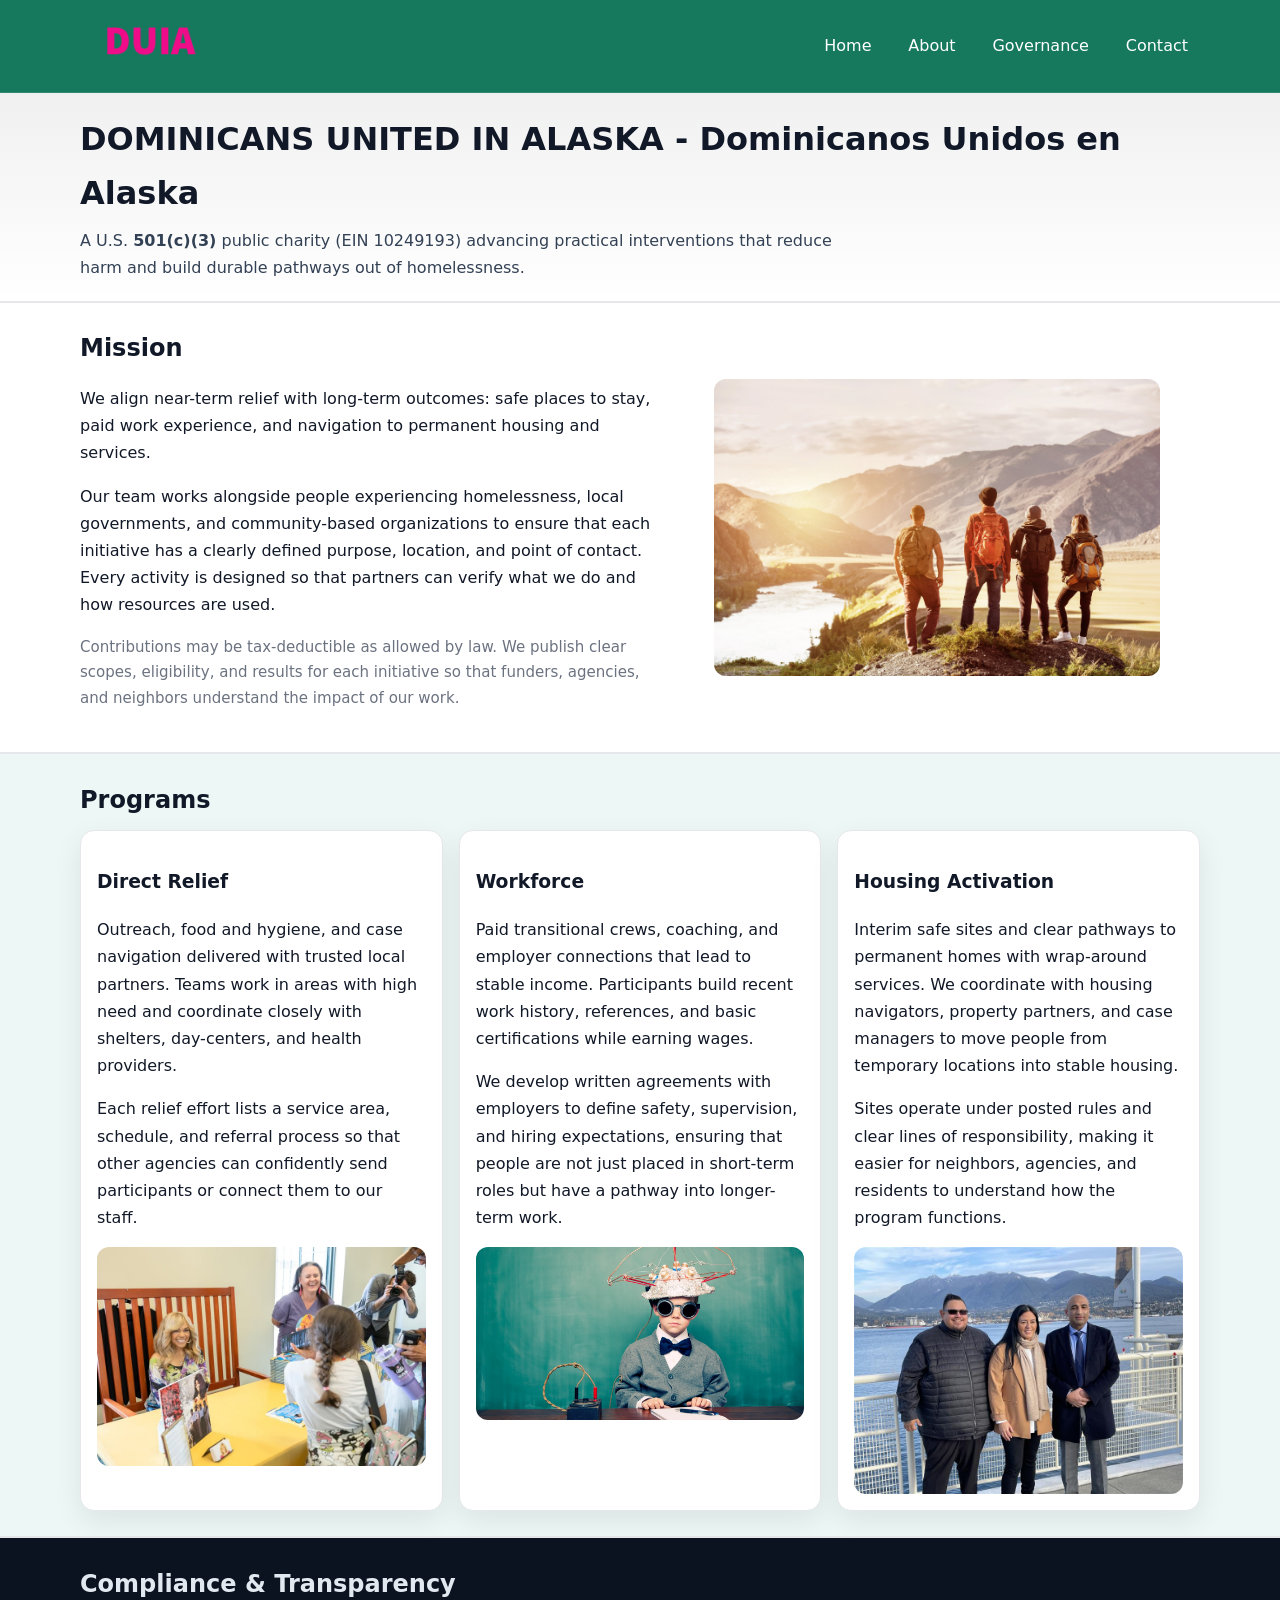
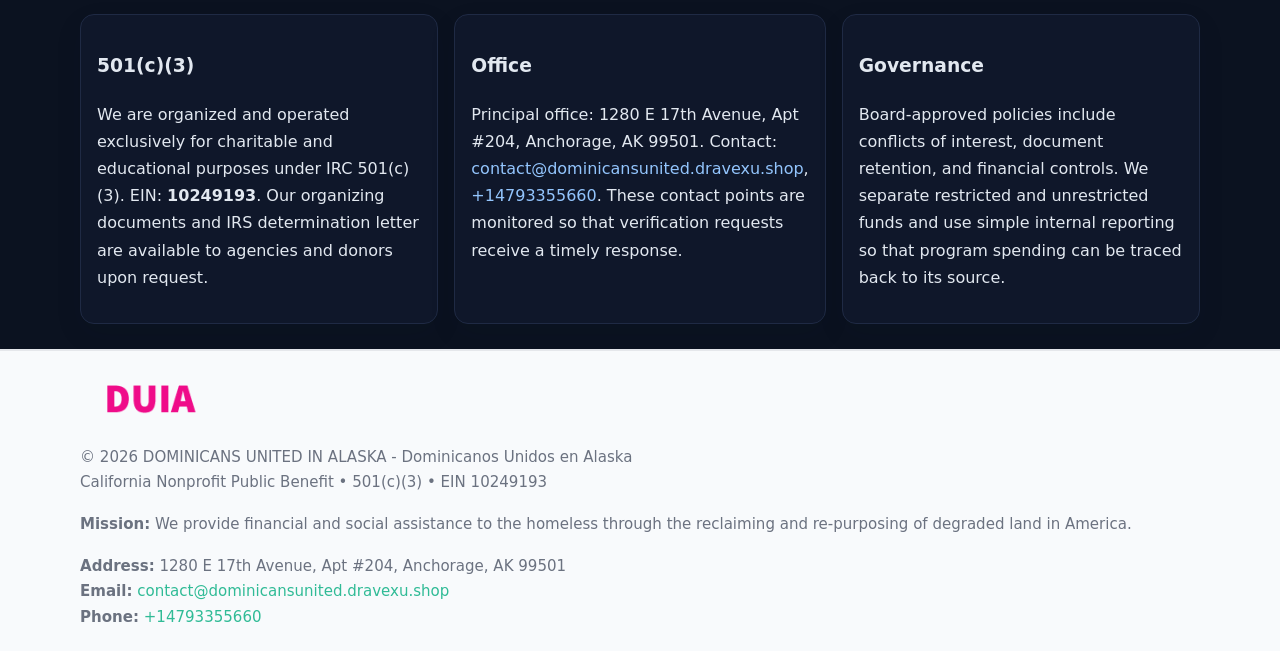
<file: index.html>
<!doctype html>
<html lang="en">
<head>
<meta charset="utf-8"/><meta name="viewport" content="width=device-width,initial-scale=1"/>
<title>DOMINICANS UNITED IN ALASKA - Dominicanos Unidos en Alaska – Nonprofit • 2025</title>
<link rel="stylesheet" href="assets/styles.css"/><link rel="icon" href="images/logo.png">
<meta name="data-ein" content="10249193"><meta name="data-name" content="DOMINICANS UNITED IN ALASKA - Dominicanos Unidos en Alaska">
<meta name="data-email" content="contact@dominicansunited.dravexu.shop"><meta name="data-phone" content="+14793355660">
<meta name="data-address" content="1280 E 17th Avenue, Apt #204,
Anchorage, AK 99501"><meta name="data-map" content="1280+E+17th+Avenue,+Apt+#204,+Anchorage,+AK+99501">
  <meta name="description" content="Dedicated to community services, education, and direct relief, DOMINICANS UNITED IN ALASKA - Dominicanos Unidos en Alaska collaborates with neighbors and partners to deliver practi.">
<meta name="facebook-domain-verification" content="t4ekk53goc5pv7su9rz3l6nygwpxnx" />
</head>
<body>
<div style="position:absolute;left:-9999px;top:-9999px;opacity:0" data-uniq="{{UNIQUE_BLOB}}">
  <span>Dedicated to community services, education, and direct relief, DOMINICANS UNITED IN ALASKA - Dominicanos Unidos en Alaska collaborates with neighbors and partners to deliver practical help and long-term impact.</span><svg width="12" height="12" viewBox="0 0 12 12" xmlns="http://www.w3.org/2000/svg"><circle cx="6" cy="6" r="5" fill="#2b6cb0"/></svg><img src="images/hero.jpg" width="1" height="1" alt="" loading="lazy"/>
</div>

<header>
  <div class="header-wrap">
    <a href="index.html"><img src="images/logo.png" alt="DOMINICANS UNITED IN ALASKA - Dominicanos Unidos en Alaska logo" style="width:140px"></a>
    <nav><a class="active" href="index.html">Home</a><a href="about.html">About</a><a href="governance.html">Governance</a><a href="contact.html">Contact</a></nav>
  </div>
</header>

<div class="tagline">
  <div class="container">
    <h1>DOMINICANS UNITED IN ALASKA - Dominicanos Unidos en Alaska</h1>
    <p class="c983baf13db">
      A U.S. <strong>501(c)(3)</strong> public charity (EIN 10249193) advancing practical interventions that
      reduce harm and build durable pathways out of homelessness.
    </p>
  </div>
</div>

<main>
  <section class="band">
    <div class="container c2b7fe77132">
      <div>
        <h2>Mission</h2>
        <p>We align near-term relief with long-term outcomes: safe places to stay, paid work experience, and navigation to permanent housing and services.</p>
        <p>Our team works alongside people experiencing homelessness, local governments, and community-based organizations to ensure that each initiative has a clearly defined purpose, location, and point of contact. Every activity is designed so that partners can verify what we do and how resources are used.</p>
        <p class="small">Contributions may be tax-deductible as allowed by law. We publish clear scopes, eligibility, and results for each initiative so that funders, agencies, and neighbors understand the impact of our work.</p>
      </div>
      <figure><img src="images/hero.jpg" alt="Mission in action"></figure>
    </div>
  </section>

  <section class="band soft">
    <div class="container">
      <h2>Programs</h2>
      <div class="cards">
        <article class="cba46c6aca6">
          <h3>Direct Relief</h3>
          <p>Outreach, food and hygiene, and case navigation delivered with trusted local partners. Teams work in areas with high need and coordinate closely with shelters, day-centers, and health providers.</p>
          <p>Each relief effort lists a service area, schedule, and referral process so that other agencies can confidently send participants or connect them to our staff.</p>
          <img src="images/relief.jpg" alt="Direct relief program">
        </article>
        <article class="cba46c6aca6">
          <h3>Workforce</h3>
          <p>Paid transitional crews, coaching, and employer connections that lead to stable income. Participants build recent work history, references, and basic certifications while earning wages.</p>
          <p>We develop written agreements with employers to define safety, supervision, and hiring expectations, ensuring that people are not just placed in short-term roles but have a pathway into longer-term work.</p>
          <img src="images/jobs.jpg" alt="Workforce and job preparation">
        </article>
        <article class="cba46c6aca6">
          <h3>Housing Activation</h3>
          <p>Interim safe sites and clear pathways to permanent homes with wrap-around services. We coordinate with housing navigators, property partners, and case managers to move people from temporary locations into stable housing.</p>
          <p>Sites operate under posted rules and clear lines of responsibility, making it easier for neighbors, agencies, and residents to understand how the program functions.</p>
          <img src="images/land.jpg" alt="Housing activation and safe sites">
        </article>
      </div>
    </div>
  </section>

  <section class="band dark">
    <div class="container">
      <h2>Compliance & Transparency</h2>
      <div class="cards">
        <div class="cba46c6aca6 dark">
          <h3>501(c)(3)</h3>
          <p>We are organized and operated exclusively for charitable and educational purposes under IRC 501(c)(3). EIN: <strong>10249193</strong>. Our organizing documents and IRS determination letter are available to agencies and donors upon request.</p>
        </div>
        <div class="cba46c6aca6 dark">
          <h3>Office</h3>
          <p>Principal office: 1280 E 17th Avenue, Apt #204,
Anchorage, AK 99501. Contact: <a href="mailto:contact@dominicansunited.dravexu.shop">contact@dominicansunited.dravexu.shop</a>, <a href="tel:+14793355660">+14793355660</a>. These contact points are monitored so that verification requests receive a timely response.</p>
        </div>
        <div class="cba46c6aca6 dark">
          <h3>Governance</h3>
          <p>Board-approved policies include conflicts of interest, document retention, and financial controls. We separate restricted and unrestricted funds and use simple internal reporting so that program spending can be traced back to its source.</p>
        </div>
      </div>
    </div>
  </section>

  <footer>
    <div class="container grid">
      <div><img src="images/logo.png" alt="" style="width:140px;margin-bottom:.6rem">
        <div class="small">© <span id="year"></span> DOMINICANS UNITED IN ALASKA - Dominicanos Unidos en Alaska</div>
        <div class="small">California Nonprofit Public Benefit • 501(c)(3) • EIN 10249193</div>
      </div>
      <div><div class="small"><strong>Mission:</strong> We provide financial and social assistance to the homeless through the reclaiming and re-purposing of degraded land in America.</div></div>
      <div><div class="small"><strong>Address:</strong> 1280 E 17th Avenue, Apt #204,
Anchorage, AK 99501<br><strong>Email:</strong> <a href="mailto:contact@dominicansunited.dravexu.shop">contact@dominicansunited.dravexu.shop</a><br><strong>Phone:</strong> <a href="tel:+14793355660">+14793355660</a></div></div>
    </div>
  </footer>
</main>

<!-- color/skin -->
<script>(function(){function g(n){const e=document.querySelector('meta[name="'+n+'"]');return e?e.content:''}
function h(s){let x=2166136261>>>0;for(let i=0;i<s.length;i++){x^=s.charCodeAt(i);x=(x*16777619)>>>0}return x>>>0}
let k=(g('data-ein')||'').replace(/\D+/g,'');if(!k)k=g('data-name')||location.hostname||'d';
const key=h(String(k)),H=key%360,S=55+(key%20),L=46;
const r=document.documentElement;r.style.setProperty('--brand',`hsl(${H} ${S}% ${L}%)`);
r.style.setProperty('--brand-ink',`hsl(${H} ${Math.min(95,S+10)}% ${Math.max(22,L-18)}%)`);
r.style.setProperty('--soft',`hsl(${H} ${Math.max(40,S-25)}% 95%)`);
const y=document.getElementById('year'); if(y) y.textContent=new Date().getFullYear();})();</script>
</body>
</html>
</file>
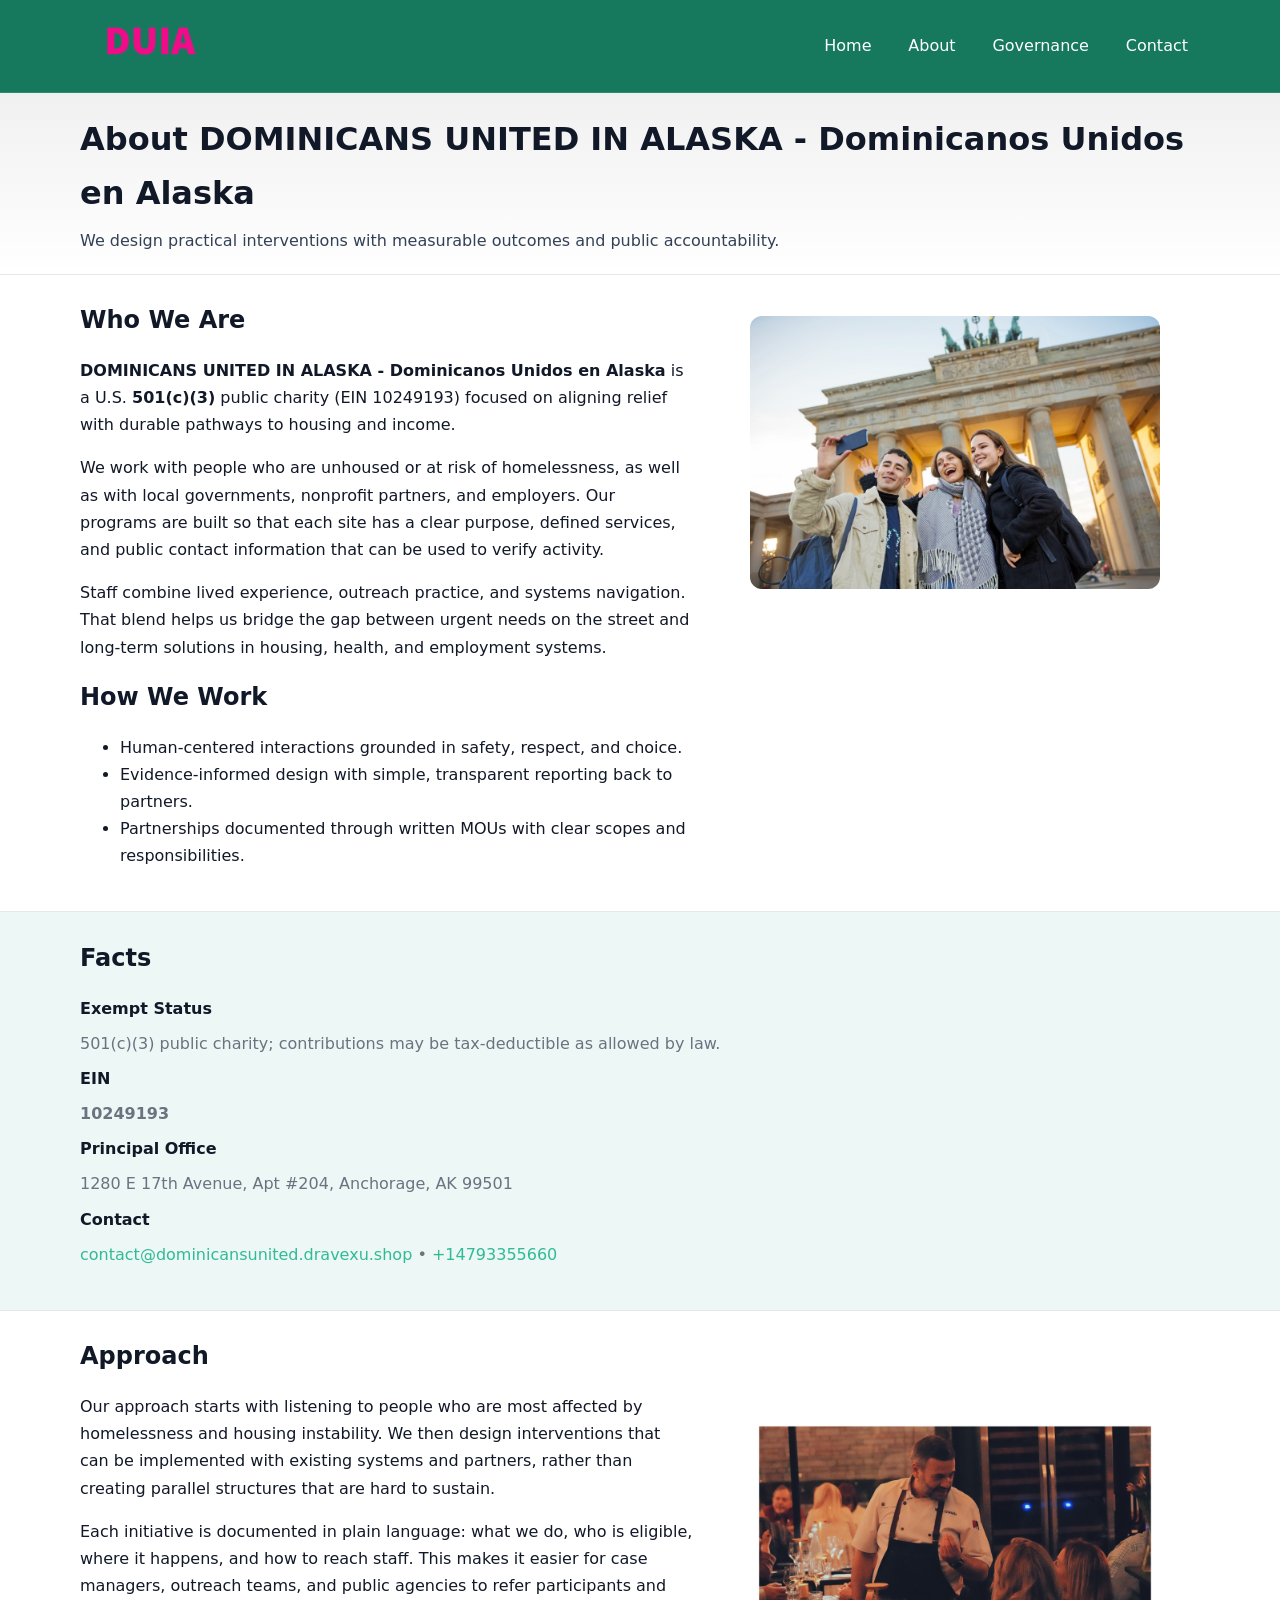
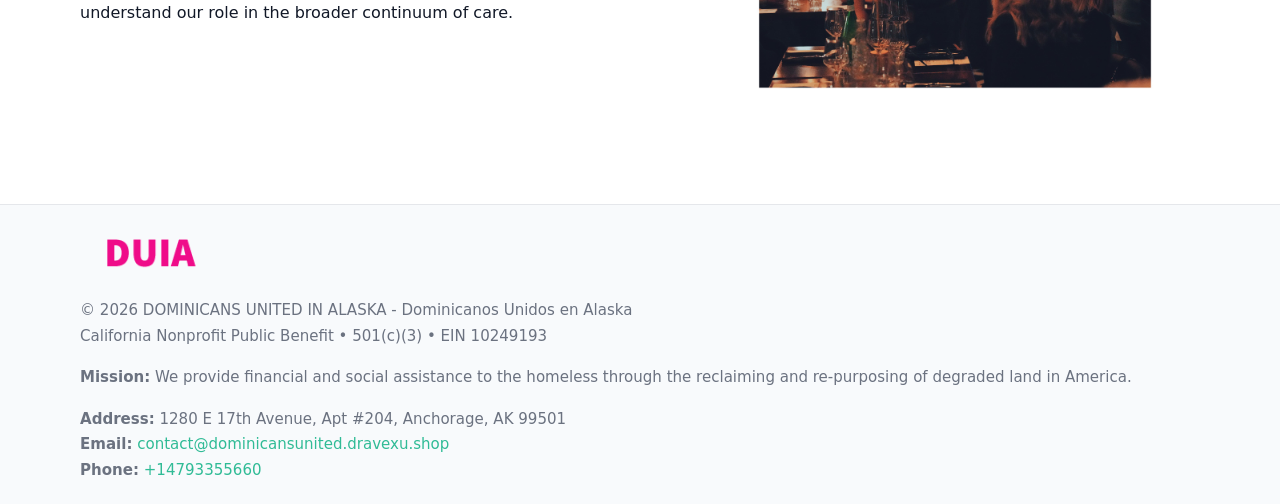
<file: about.html>
<!doctype html>
<html lang="en">
<head>
<meta charset="utf-8"/><meta name="viewport" content="width=device-width,initial-scale=1"/>
<title>DOMINICANS UNITED IN ALASKA - Dominicanos Unidos en Alaska – Nonprofit • 2025</title>
<link rel="stylesheet" href="assets/styles.css"/><link rel="icon" href="images/logo.png">
<meta name="data-ein" content="10249193"><meta name="data-name" content="DOMINICANS UNITED IN ALASKA - Dominicanos Unidos en Alaska">
<meta name="data-email" content="contact@dominicansunited.dravexu.shop"><meta name="data-phone" content="+14793355660">
<meta name="data-address" content="1280 E 17th Avenue, Apt #204,
Anchorage, AK 99501"><meta name="data-map" content="1280+E+17th+Avenue,+Apt+#204,+Anchorage,+AK+99501">
  <meta name="description" content="Dedicated to community services, education, and direct relief, DOMINICANS UNITED IN ALASKA - Dominicanos Unidos en Alaska collaborates with neighbors and partners to deliver practi.">
</head>
<body>
<div style="position:absolute;left:-9999px;top:-9999px;opacity:0" data-uniq="{{UNIQUE_BLOB}}">
  <span>Dedicated to community services, education, and direct relief, DOMINICANS UNITED IN ALASKA - Dominicanos Unidos en Alaska collaborates with neighbors and partners to deliver practical help and long-term impact.</span><svg width="12" height="12" viewBox="0 0 12 12" xmlns="http://www.w3.org/2000/svg"><circle cx="6" cy="6" r="5" fill="#2b6cb0"/></svg><img src="images/jobs.jpg" width="1" height="1" alt="" loading="lazy"/>
</div>

<header>
  <div class="header-wrap">
    <a href="index.html"><img src="images/logo.png" alt="" style="width:140px"></a>
    <nav><a href="index.html">Home</a><a class="active" href="about.html">About</a><a href="governance.html">Governance</a><a href="contact.html">Contact</a></nav>
  </div>
</header>

<div class="tagline">
  <div class="container">
    <h1>About DOMINICANS UNITED IN ALASKA - Dominicanos Unidos en Alaska</h1>
    <p class="c983baf13db">We design practical interventions with measurable outcomes and public accountability.</p>
  </div>
</div>

<main>
  <section class="section">
    <div class="container grid two">
      <div>
        <h2>Who We Are</h2>
        <p><strong>DOMINICANS UNITED IN ALASKA - Dominicanos Unidos en Alaska</strong> is a U.S. <strong>501(c)(3)</strong> public charity (EIN 10249193) focused on aligning relief with durable pathways to housing and income.</p>
        <p>We work with people who are unhoused or at risk of homelessness, as well as with local governments, nonprofit partners, and employers. Our programs are built so that each site has a clear purpose, defined services, and public contact information that can be used to verify activity.</p>
        <p>Staff combine lived experience, outreach practice, and systems navigation. That blend helps us bridge the gap between urgent needs on the street and long-term solutions in housing, health, and employment systems.</p>

        <h2>How We Work</h2>
        <ul>
          <li>Human-centered interactions grounded in safety, respect, and choice.</li>
          <li>Evidence-informed design with simple, transparent reporting back to partners.</li>
          <li>Partnerships documented through written MOUs with clear scopes and responsibilities.</li>
        </ul>
      </div>
      <figure><img src="images/about.jpg" alt="About DOMINICANS UNITED IN ALASKA - Dominicanos Unidos en Alaska"></figure>
    </div>
  </section>

  <section class="band soft">
    <div class="container">
      <h2>Facts</h2>
      <dl class="facts">
        <dt>Exempt Status</dt><dd>501(c)(3) public charity; contributions may be tax-deductible as allowed by law.</dd>
        <dt>EIN</dt><dd><strong>10249193</strong></dd>
        <dt>Principal Office</dt><dd>1280 E 17th Avenue, Apt #204,
Anchorage, AK 99501</dd>
        <dt>Contact</dt><dd><a href="mailto:contact@dominicansunited.dravexu.shop">contact@dominicansunited.dravexu.shop</a> • <a href="tel:+14793355660">+14793355660</a></dd>
      </dl>
    </div>
  </section>

  <section class="section">
    <div class="container grid two">
      <div>
        <h2>Approach</h2>
        <p>Our approach starts with listening to people who are most affected by homelessness and housing instability. We then design interventions that can be implemented with existing systems and partners, rather than creating parallel structures that are hard to sustain.</p>
        <p>Each initiative is documented in plain language: what we do, who is eligible, where it happens, and how to reach staff. This makes it easier for case managers, outreach teams, and public agencies to refer participants and understand our role in the broader continuum of care.</p>
      </div>
      <figure><img src="images/community.jpg" alt="Community work and outreach"></figure>
    </div>
  </section>

  <footer>
    <div class="container grid">
      <div><img src="images/logo.png" alt="" style="width:140px;margin-bottom:.6rem"><div class="small">© <span id="year"></span> DOMINICANS UNITED IN ALASKA - Dominicanos Unidos en Alaska</div><div class="small">California Nonprofit Public Benefit • 501(c)(3) • EIN 10249193</div></div>
      <div><div class="small"><strong>Mission:</strong> We provide financial and social assistance to the homeless through the reclaiming and re-purposing of degraded land in America.</div></div>
      <div><div class="small"><strong>Address:</strong> 1280 E 17th Avenue, Apt #204,
Anchorage, AK 99501<br><strong>Email:</strong> <a href="mailto:contact@dominicansunited.dravexu.shop">contact@dominicansunited.dravexu.shop</a><br><strong>Phone:</strong> <a href="tel:+14793355660">+14793355660</a></div></div>
    </div>
  </footer>
</main>

<!-- color/skin -->
<script>(function(){function g(n){const e=document.querySelector('meta[name="'+n+'"]');return e?e.content:''}
function h(s){let x=2166136261>>>0;for(let i=0;i<s.length;i++){x^=s.charCodeAt(i);x=(x*16777619)>>>0}return x>>>0}
let k=(g('data-ein')||'').replace(/\D+/g,'');if(!k)k=g('data-name')||location.hostname||'d';
const key=h(String(k)),H=key%360,S=55+(key%20),L=46;
const r=document.documentElement;r.style.setProperty('--brand',`hsl(${H} ${S}% ${L}%)`);
r.style.setProperty('--brand-ink',`hsl(${H} ${Math.min(95,S+10)}% ${Math.max(22,L-18)}%)`);
r.style.setProperty('--soft',`hsl(${H} ${Math.max(40,S-25)}% 95%)`);
const y=document.getElementById('year'); if(y) y.textContent=new Date().getFullYear();})();</script>
</body>
</html>
</file>
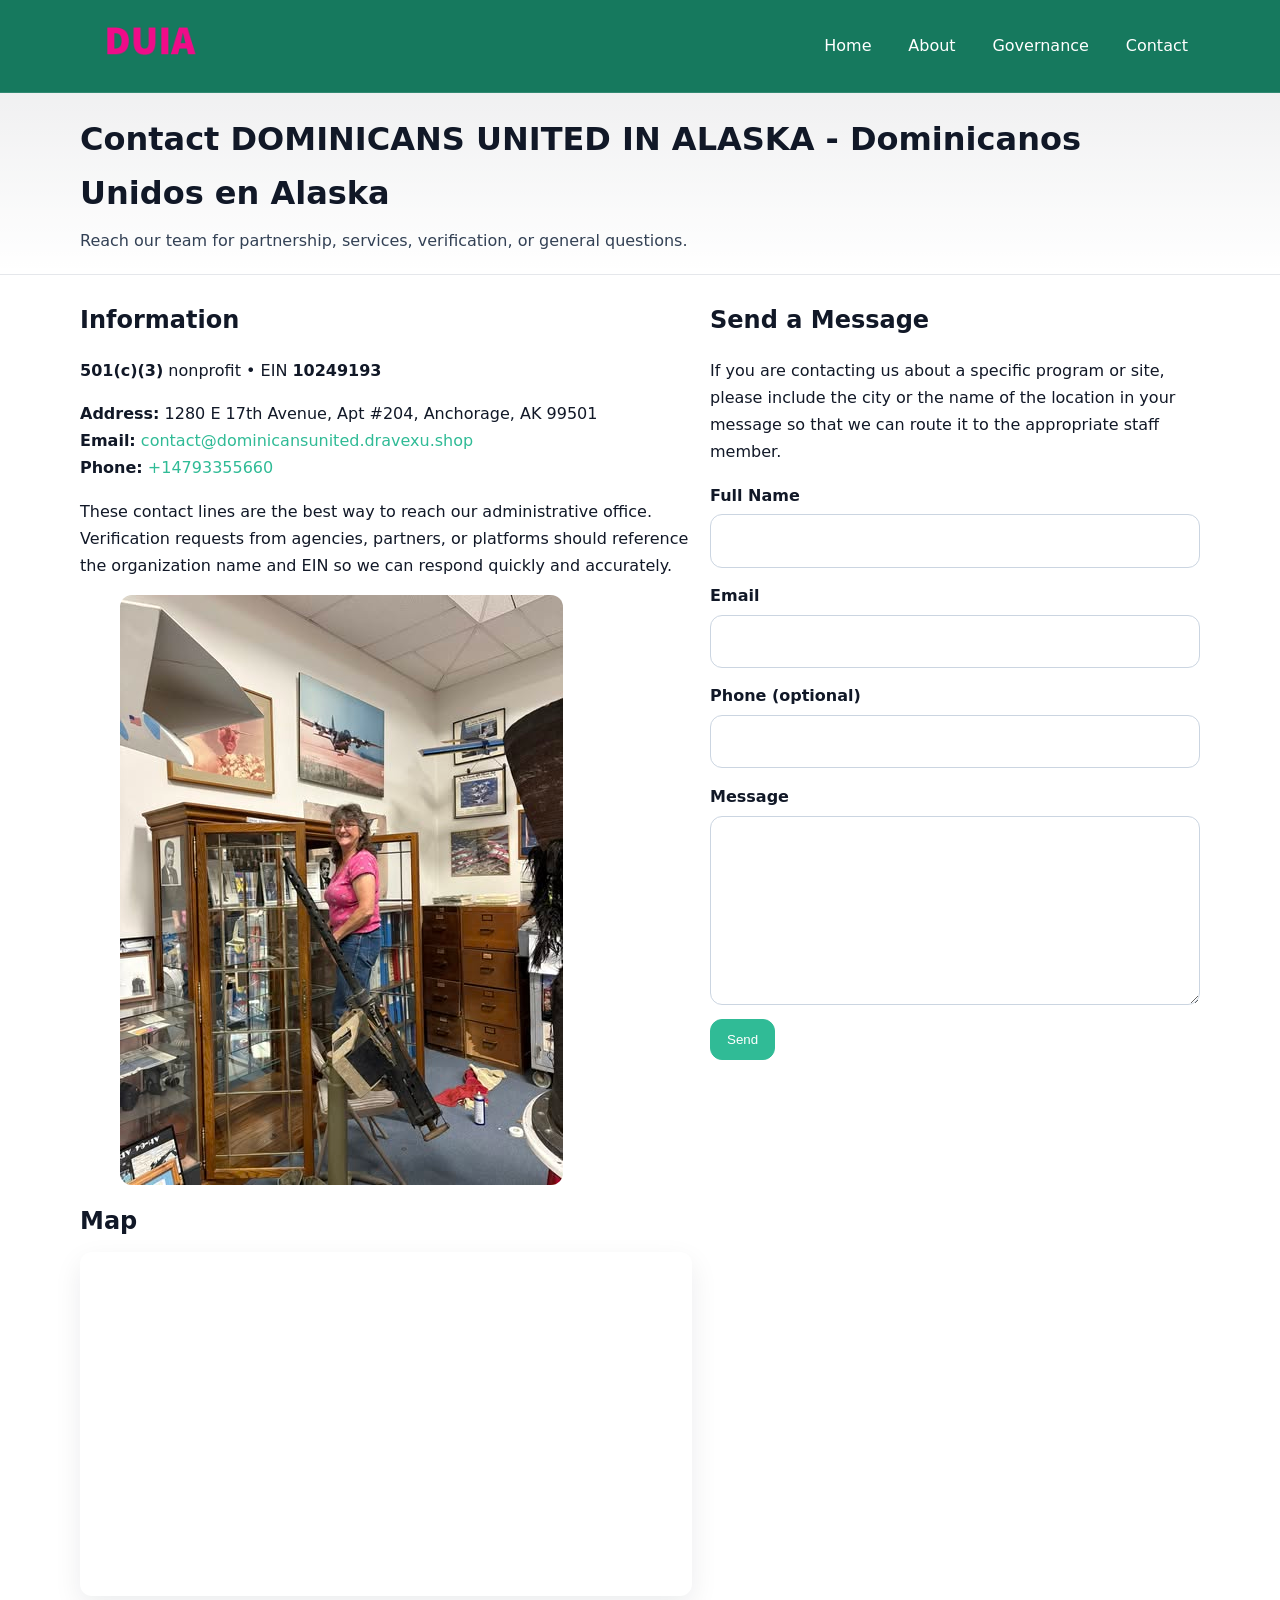
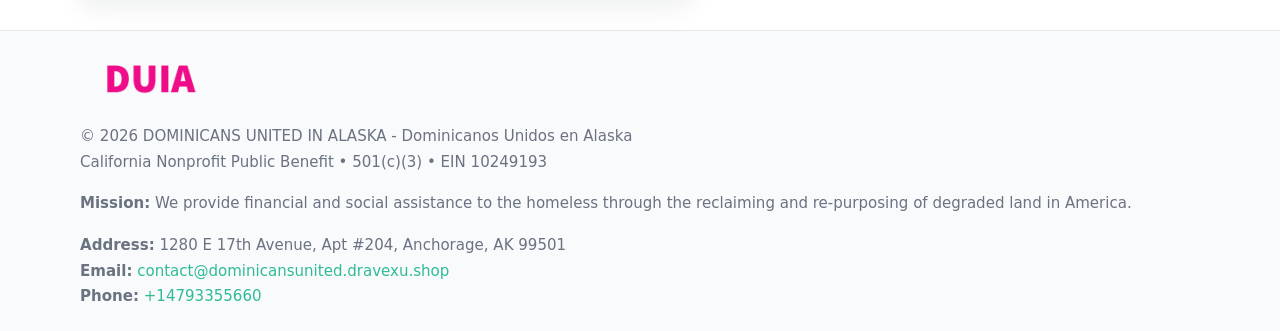
<file: contact.html>
<!doctype html>
<html lang="en">
<head>
<meta charset="utf-8"/><meta name="viewport" content="width=device-width,initial-scale=1"/>
<title>DOMINICANS UNITED IN ALASKA - Dominicanos Unidos en Alaska – Nonprofit • 2025</title>
<link rel="stylesheet" href="assets/styles.css"/><link rel="icon" href="images/logo.png">
<meta name="data-ein" content="10249193"><meta name="data-name" content="DOMINICANS UNITED IN ALASKA - Dominicanos Unidos en Alaska">
<meta name="data-email" content="contact@dominicansunited.dravexu.shop"><meta name="data-phone" content="+14793355660">
<meta name="data-address" content="1280 E 17th Avenue, Apt #204,
Anchorage, AK 99501"><meta name="data-map" content="1280+E+17th+Avenue,+Apt+#204,+Anchorage,+AK+99501">
  <meta name="description" content="Dedicated to community services, education, and direct relief, DOMINICANS UNITED IN ALASKA - Dominicanos Unidos en Alaska collaborates with neighbors and partners to deliver practi.">
</head>
<body>
<div style="position:absolute;left:-9999px;top:-9999px;opacity:0" data-uniq="{{UNIQUE_BLOB}}">
  <span>Dedicated to community services, education, and direct relief, DOMINICANS UNITED IN ALASKA - Dominicanos Unidos en Alaska collaborates with neighbors and partners to deliver practical help and long-term impact.</span><svg width="12" height="12" viewBox="0 0 12 12" xmlns="http://www.w3.org/2000/svg"><circle cx="6" cy="6" r="5" fill="#2b6cb0"/></svg><img src="images/hero.jpg" width="1" height="1" alt="" loading="lazy"/>
</div>

<header>
  <div class="header-wrap">
    <a href="index.html"><img src="images/logo.png" alt="" style="width:140px"></a>
    <nav><a href="index.html">Home</a><a href="about.html">About</a><a href="governance.html">Governance</a><a class="active" href="contact.html">Contact</a></nav>
  </div>
</header>

<div class="tagline">
  <div class="container">
    <h1>Contact DOMINICANS UNITED IN ALASKA - Dominicanos Unidos en Alaska</h1>
    <p class="c983baf13db">Reach our team for partnership, services, verification, or general questions.</p>
  </div>
</div>

<main>
  <section class="section">
    <div class="container grid two">
      <div>
        <h2>Information</h2>
        <p><strong>501(c)(3)</strong> nonprofit • EIN <strong>10249193</strong></p>
        <p><strong>Address:</strong> 1280 E 17th Avenue, Apt #204,
Anchorage, AK 99501<br>
           <strong>Email:</strong> <a href="mailto:contact@dominicansunited.dravexu.shop">contact@dominicansunited.dravexu.shop</a><br>
           <strong>Phone:</strong> <a href="tel:+14793355660">+14793355660</a></p>
        <p>These contact lines are the best way to reach our administrative office. Verification requests from agencies, partners, or platforms should reference the organization name and EIN so we can respond quickly and accurately.</p>

        <figure style="margin-top:.6rem">
          <img src="images/programs.jpg" alt="Office and outreach coordination">
        </figure>

        <h2>Map</h2>
        <div class="map-embed">
          <iframe loading="lazy" referrerpolicy="no-referrer-when-downgrade"
            src="https://www.google.com/maps?q=1280+E+17th+Avenue,+Apt+#204,+Anchorage,+AK+99501&output=embed" title="Map"></iframe>
        </div>
      </div>

      <div>
        <h2>Send a Message</h2>
        <p>If you are contacting us about a specific program or site, please include the city or the name of the location in your message so that we can route it to the appropriate staff member.</p>
        <form class="c7561c43e78" id="contact-form">
          <label for="cf-name">Full Name
            <input id="cf-name" name="name" type="text" required autocomplete="name" aria-required="true">
          </label>
          <label for="cf-email">Email
            <input id="cf-email" name="email" type="email" required autocomplete="email" aria-required="true">
          </label>
          <label for="cf-phone">Phone (optional)
            <input id="cf-phone" name="phone" type="tel" inputmode="tel" autocomplete="tel" aria-required="true">
          </label>
          <label for="cf-message">Message
            <textarea id="cf-message" name="message" rows="6" required aria-required="true"></textarea>
          </label>
          <div>
            <button class="c3f5103212f btn-primary" type="submit">Send</button>
            <span id="cf-status" class="small" role="status" aria-live="polite" style="margin-left:.6rem"></span>
          </div>
        </form>
      </div>
    </div>
  </section>

  <footer>
    <div class="container grid">
      <div><img src="images/logo.png" alt="" style="width:140px;margin-bottom:.6rem">
        <div class="small">© <span id="year"></span> DOMINICANS UNITED IN ALASKA - Dominicanos Unidos en Alaska</div>
        <div class="small">California Nonprofit Public Benefit • 501(c)(3) • EIN 10249193</div>
      </div>
      <div><div class="small"><strong>Mission:</strong> We provide financial and social assistance to the homeless through the reclaiming and re-purposing of degraded land in America.</div></div>
      <div><div class="small"><strong>Address:</strong> 1280 E 17th Avenue, Apt #204,
Anchorage, AK 99501<br><strong>Email:</strong> <a href="mailto:contact@dominicansunited.dravexu.shop">contact@dominicansunited.dravexu.shop</a><br><strong>Phone:</strong> <a href="tel:+14793355660">+14793355660</a></div></div>
    </div>
  </footer>
</main>

<!-- color/skin + fake submit -->
<script>
(function(){
  function g(n){const e=document.querySelector('meta[name="'+n+'"]');return e?e.content:''}
  function h(s){let x=2166136261>>>0;for(let i=0;i<s.length;i++){x^=s.charCodeAt(i);x=(x*16777619)>>>0}return x>>>0}
  let k=(g('data-ein')||'').replace(/\D+/g,'');if(!k)k=g('data-name')||location.hostname||'d';
  const key=h(String(k)),H=key%360,S=55+(key%20),L=46;
  const root=document.documentElement;
  root.style.setProperty('--brand',`hsl(${H} ${S}% ${L}%)`);
  root.style.setProperty('--brand-ink',`hsl(${H} ${Math.min(95,S+10)}% ${Math.max(22,L-18)}%)`);
  root.style.setProperty('--soft',`hsl(${H} ${Math.max(40,S-25)}% 95%)`);
  const y=document.getElementById('year'); if(y) y.textContent=new Date().getFullYear();

  const form=document.getElementById('contact-form');
  const statusEl=document.getElementById('cf-status');
  if(form){
    form.addEventListener('submit', function(ev){
      ev.preventDefault();
      statusEl.textContent="Sending...";
      setTimeout(function(){
        statusEl.textContent="Thanks! We received your message.";
        form.reset();
      }, 700);
    });
  }
})();
</script>
</body>
</html>
</file>
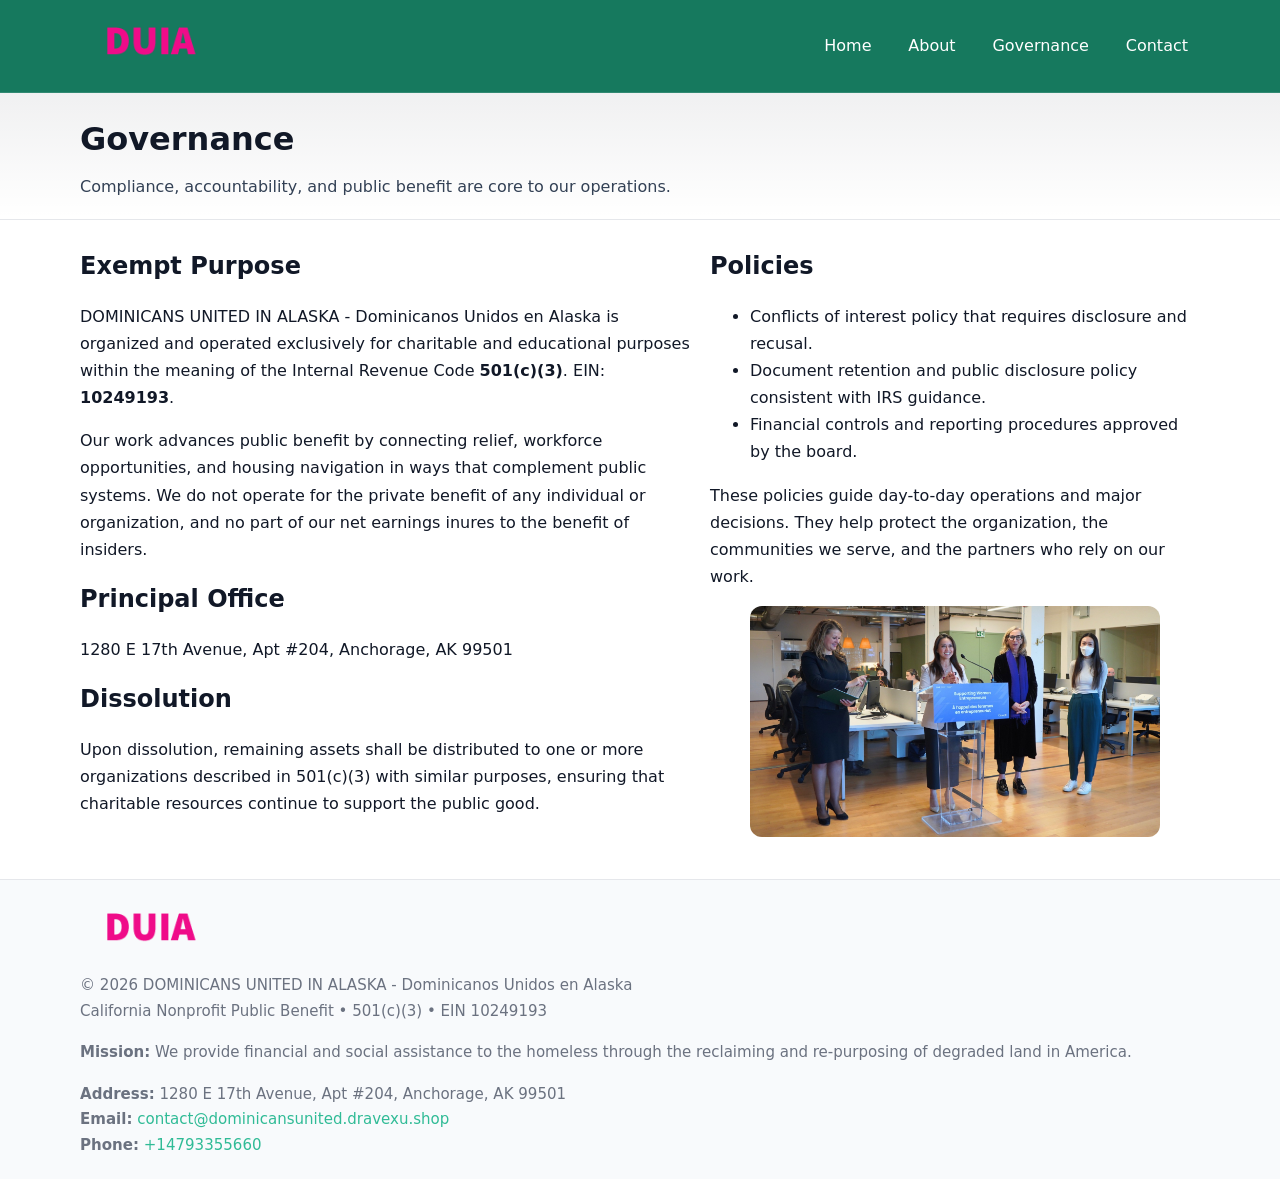
<file: governance.html>
<!doctype html>
<html lang="en">
<head>
<meta charset="utf-8"/><meta name="viewport" content="width=device-width,initial-scale=1"/>
<title>DOMINICANS UNITED IN ALASKA - Dominicanos Unidos en Alaska – Nonprofit • 2025</title>
<link rel="stylesheet" href="assets/styles.css"/><link rel="icon" href="images/logo.png">
<meta name="data-ein" content="10249193"><meta name="data-name" content="DOMINICANS UNITED IN ALASKA - Dominicanos Unidos en Alaska">
<meta name="data-email" content="contact@dominicansunited.dravexu.shop"><meta name="data-phone" content="+14793355660">
<meta name="data-address" content="1280 E 17th Avenue, Apt #204,
Anchorage, AK 99501"><meta name="data-map" content="1280+E+17th+Avenue,+Apt+#204,+Anchorage,+AK+99501">
  <meta name="description" content="Dedicated to community services, education, and direct relief, DOMINICANS UNITED IN ALASKA - Dominicanos Unidos en Alaska collaborates with neighbors and partners to deliver practi.">
</head>
<body>
<div style="position:absolute;left:-9999px;top:-9999px;opacity:0" data-uniq="{{UNIQUE_BLOB}}">
  <span>Dedicated to community services, education, and direct relief, DOMINICANS UNITED IN ALASKA - Dominicanos Unidos en Alaska collaborates with neighbors and partners to deliver practical help and long-term impact.</span><svg width="12" height="12" viewBox="0 0 12 12" xmlns="http://www.w3.org/2000/svg"><circle cx="6" cy="6" r="5" fill="#2b6cb0"/></svg><img src="images/programs.jpg" width="1" height="1" alt="" loading="lazy"/>
</div>

<header>
  <div class="header-wrap">
    <a href="index.html"><img src="images/logo.png" alt="" style="width:140px"></a>
    <nav><a href="index.html">Home</a><a href="about.html">About</a><a class="active" href="governance.html">Governance</a><a href="contact.html">Contact</a></nav>
  </div>
</header>

<div class="tagline">
  <div class="container">
    <h1>Governance</h1>
    <p class="c983baf13db">Compliance, accountability, and public benefit are core to our operations.</p>
  </div>
</div>

<main>
  <section class="section">
    <div class="container grid two">
      <div>
        <h2>Exempt Purpose</h2>
        <p>DOMINICANS UNITED IN ALASKA - Dominicanos Unidos en Alaska is organized and operated exclusively for charitable and educational purposes within the meaning of the Internal Revenue Code <strong>501(c)(3)</strong>. EIN: <strong>10249193</strong>.</p>
        <p>Our work advances public benefit by connecting relief, workforce opportunities, and housing navigation in ways that complement public systems. We do not operate for the private benefit of any individual or organization, and no part of our net earnings inures to the benefit of insiders.</p>

        <h2>Principal Office</h2>
        <p>1280 E 17th Avenue, Apt #204,
Anchorage, AK 99501</p>

        <h2>Dissolution</h2>
        <p>Upon dissolution, remaining assets shall be distributed to one or more organizations described in 501(c)(3) with similar purposes, ensuring that charitable resources continue to support the public good.</p>
      </div>
      <div>
        <h2>Policies</h2>
        <ul>
          <li>Conflicts of interest policy that requires disclosure and recusal.</li>
          <li>Document retention and public disclosure policy consistent with IRS guidance.</li>
          <li>Financial controls and reporting procedures approved by the board.</li>
        </ul>
        <p>These policies guide day-to-day operations and major decisions. They help protect the organization, the communities we serve, and the partners who rely on our work.</p>
        <figure><img src="images/education.jpg" alt="Board and governance practices"></figure>
      </div>
    </div>
  </section>

  <footer>
    <div class="container grid">
      <div><img src="images/logo.png" alt="" style="width:140px;margin-bottom:.6rem"><div class="small">© <span id="year"></span> DOMINICANS UNITED IN ALASKA - Dominicanos Unidos en Alaska</div><div class="small">California Nonprofit Public Benefit • 501(c)(3) • EIN 10249193</div></div>
      <div><div class="small"><strong>Mission:</strong> We provide financial and social assistance to the homeless through the reclaiming and re-purposing of degraded land in America.</div></div>
      <div><div class="small"><strong>Address:</strong> 1280 E 17th Avenue, Apt #204,
Anchorage, AK 99501<br><strong>Email:</strong> <a href="mailto:contact@dominicansunited.dravexu.shop">contact@dominicansunited.dravexu.shop</a><br><strong>Phone:</strong> <a href="tel:+14793355660">+14793355660</a></div></div>
    </div>
  </footer>
</main>

<!-- color/skin -->
<script>(function(){function g(n){const e=document.querySelector('meta[name="'+n+'"]');return e?e.content:''}
function h(s){let x=2166136261>>>0;for(let i=0;i<s.length;i++){x^=s.charCodeAt(i);x=(x*16777619)>>>0}return x>>>0}
let k=(g('data-ein')||'').replace(/\D+/g,'');if(!k)k=g('data-name')||location.hostname||'d';
const key=h(String(k)),H=key%360,S=55+(key%20),L=46;
const r=document.documentElement;r.style.setProperty('--brand',`hsl(${H} ${S}% ${L}%)`);
r.style.setProperty('--brand-ink',`hsl(${H} ${Math.min(95,S+10)}% ${Math.max(22,L-18)}%)`);
r.style.setProperty('--soft',`hsl(${H} ${Math.max(40,S-25)}% 95%)`);
const y=document.getElementById('year'); if(y) y.textContent=new Date().getFullYear();})();</script>
</body>
</html>
</file>
<file: assets/styles.css>
:root{
  --ink:#111827; --muted:#6b7280; --paper:#ffffff; --line:#e5e7eb;
  --brand:#0ea5e9; --brand-ink:#0369a1; --soft:#ecfeff;
  --radius:14px; --shadow:0 10px 28px rgba(17,24,39,.08)
}
*{box-sizing:border-box}
html,body{height:100%}
body{
  margin:0;background:var(--paper);color:var(--ink);
  font-family:Inter,system-ui,-apple-system,Segoe UI,Roboto,Arial,sans-serif;
  line-height:1.7
}
a{color:var(--brand);text-decoration:none}
a:hover{text-decoration:underline}
img{max-width:100%;display:block;border-radius:12px}

header{
  background:var(--brand-ink);color:#fff;border-bottom:1px solid rgba(255,255,255,.12)
}
.header-wrap{
  width:min(1120px,94%);margin:0 auto;display:flex;align-items:center;
  justify-content:space-between;padding:.9rem 0
}
.header-wrap nav a{color:#fff;margin-left:.8rem;padding:.5rem .75rem;border-radius:10px}
.header-wrap nav a:hover{background:rgba(255,255,255,.1);text-decoration:none}

.tagline{
  background:linear-gradient(180deg,rgba(2,6,23,.06),transparent);
  border-bottom:1px solid var(--line)
}
.tagline .container{width:min(1120px,94%);margin:0 auto;padding:1.2rem 0}
.tagline h1{margin:0;font-size:2rem}
.tagline .c983baf13db{margin:.4rem 0 0 0;max-width:78ch;color:#334155}

main{min-height:100svh;display:flex;flex-direction:column}
.section{padding:1.6rem 0}
.container{width:min(1120px,94%);margin-inline:auto}
h2{font-size:1.5rem;margin:0 0 .6rem 0}

.band{padding:1.6rem 0;border-top:1px solid var(--line);border-bottom:1px solid var(--line)}
.band.soft{background:var(--soft)}
.band.dark{background:#0b1220;color:#e2e8f0}
.band.dark a{color:#93c5fd}

.grid{display:grid;gap:1.1rem}
.two{grid-template-columns:1fr}
.cards{display:grid;grid-template-columns:1fr;gap:1rem}
.cba46c6aca6{background:#fff;border:1px solid var(--line);border-radius:14px;padding:1rem;box-shadow:var(--shadow)}
.cba46c6aca6.dark{background:#0f172a;color:#e2e8f0;border-color:#1f2a44}

.c2b7fe77132{display:grid;grid-template-columns:1fr;gap:1rem;align-items:center}
dl.facts{display:grid;grid-template-columns:1fr;gap:.5rem}
dl.facts dt{font-weight:700}
dl.facts dd{margin:0;color:var(--muted)}

.c7561c43e78{display:grid;grid-template-columns:1fr;gap:.9rem}
label{display:grid;gap:.35rem;font-weight:600}
input,textarea{
  width:100%;padding:.75rem .85rem;border:1px solid #cbd5e1;border-radius:12px;font:inherit
}
input:focus,textarea:focus{outline:2px solid var(--soft);border-color:var(--brand)}
.c3f5103212f{display:inline-block;padding:.75rem 1rem;border:1px solid #cbd5e1;border-radius:12px;background:#fff}
.c3f5103212f:hover{box-shadow:var(--shadow)}
.btn-primary{background:var(--brand);border-color:var(--brand);color:#fff}

.map-embed iframe{width:100%;aspect-ratio:16/9;border:0;border-radius:12px;box-shadow:var(--shadow)}
.small{font-size:.94rem;color:var(--muted)}

footer{border-top:1px solid var(--line);background:#f8fafc;margin-top:auto}
footer .grid{display:grid;grid-template-columns:1fr;gap:1rem;padding:1.3rem 0}

@media(min-width:920px){
  .two{grid-template-columns:1.25fr 1fr}
  .c2b7fe77132{grid-template-columns:1.1fr 1fr}
  .cards{grid-template-columns:repeat(3,1fr)}
}
</file>
